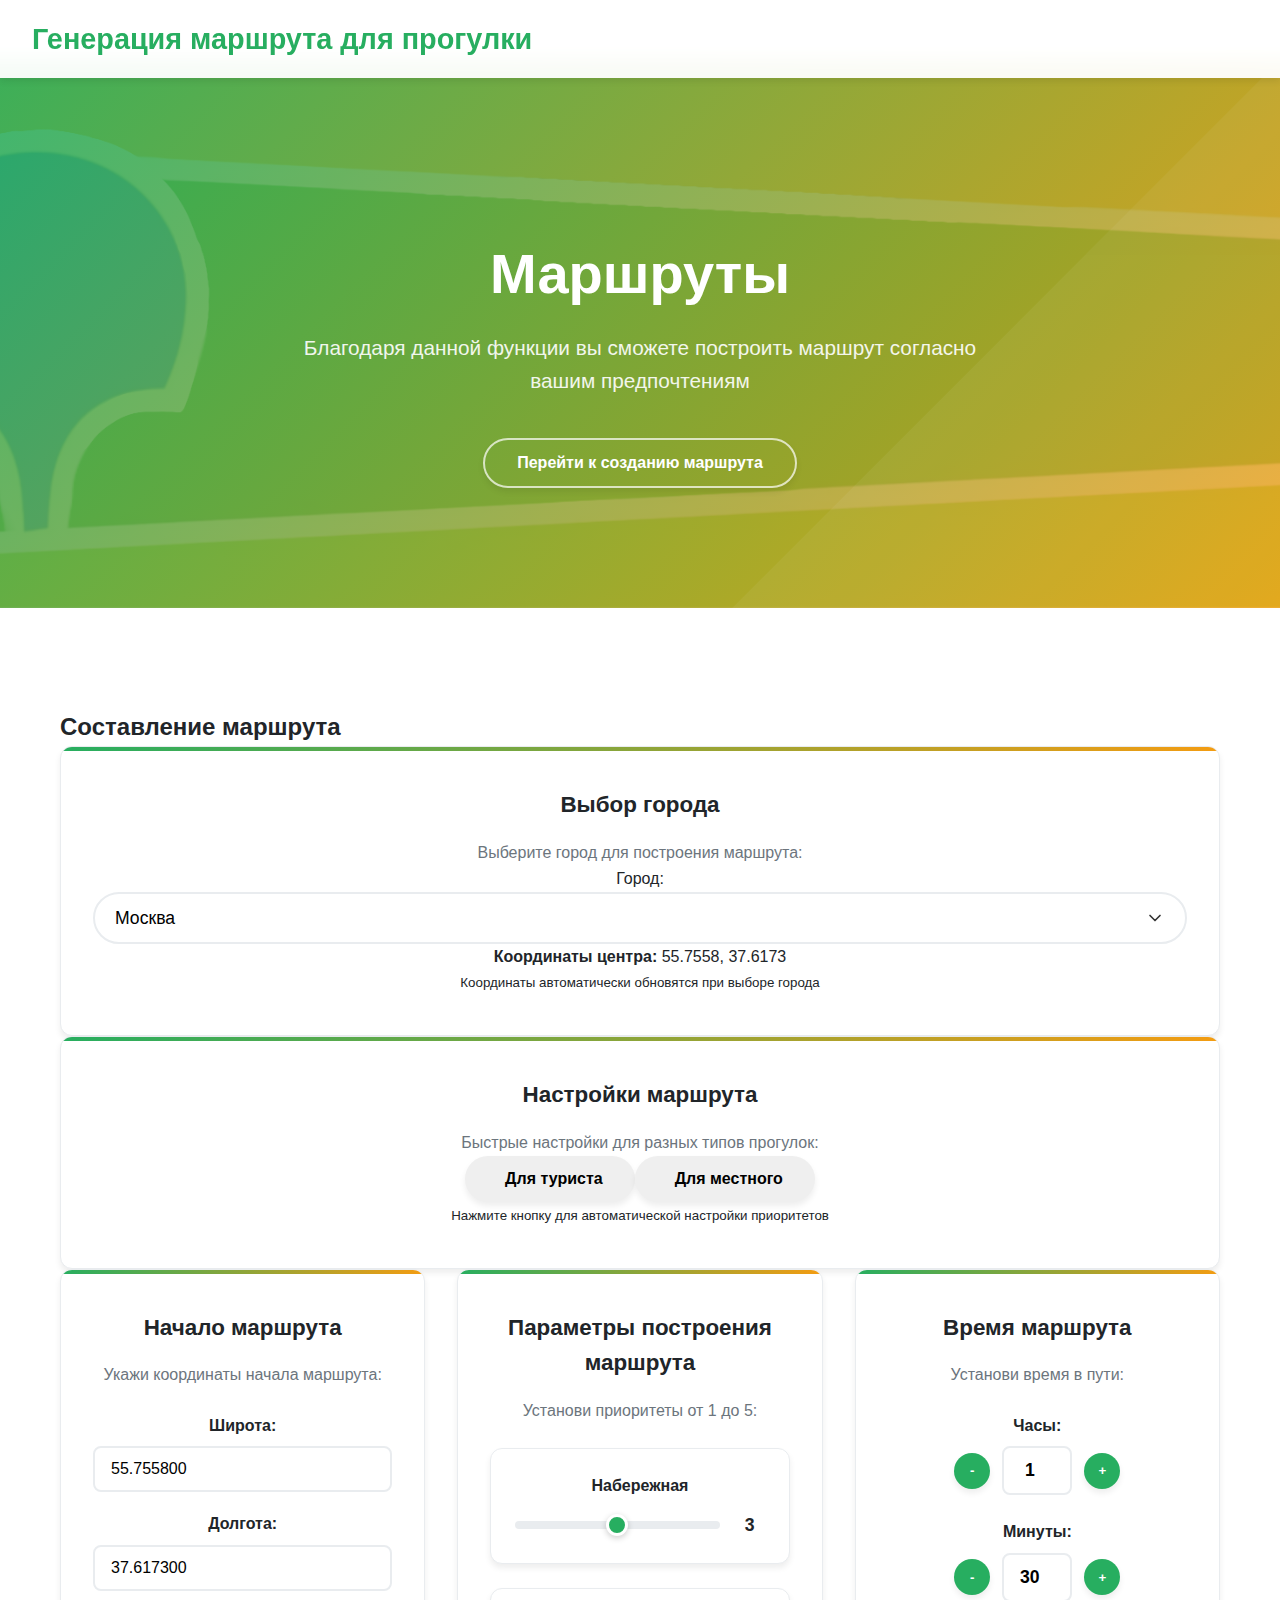
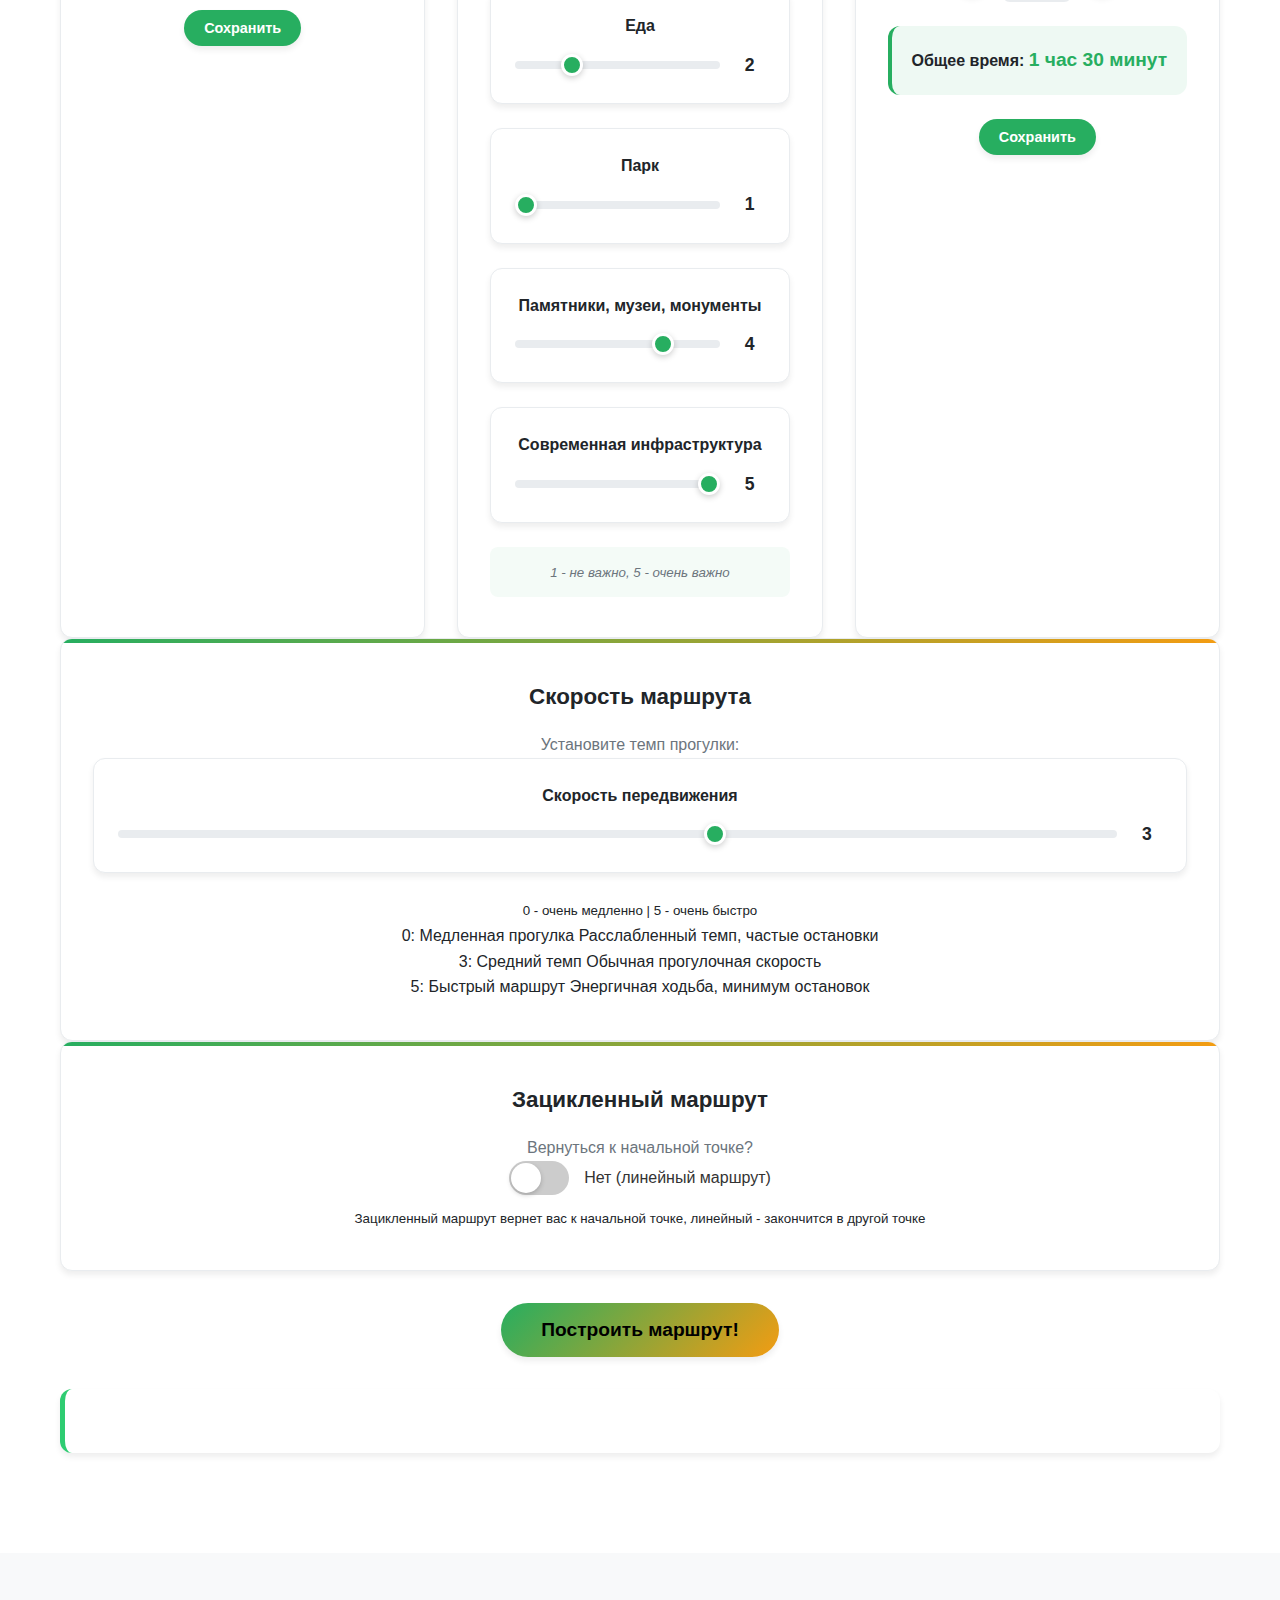
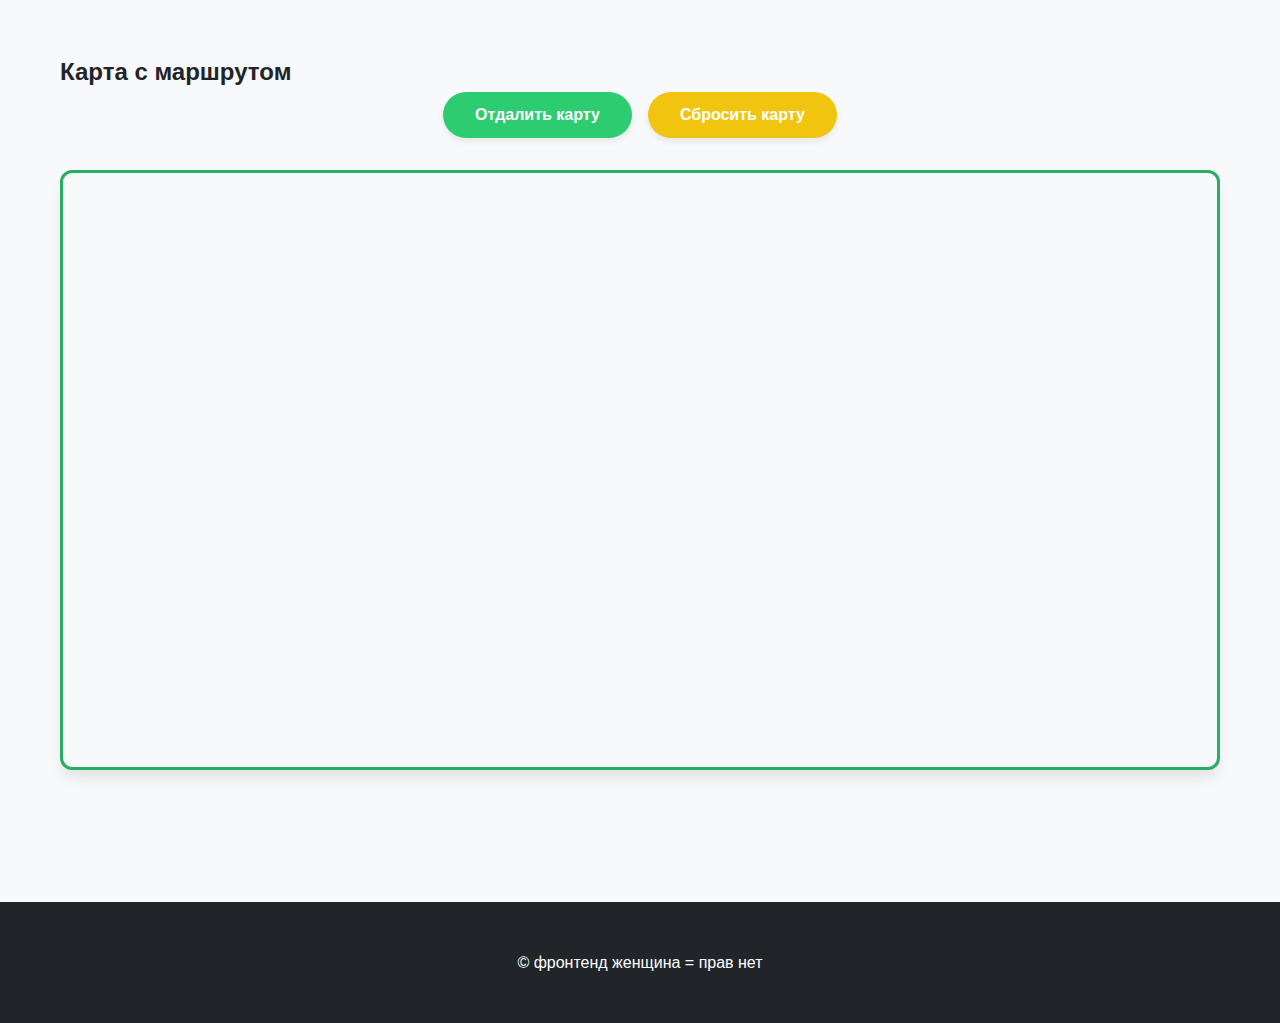
<file: static/index.html>
<!DOCTYPE html>
<html lang="ru">
    <!-- Подключаем данные городов ПЕРВЫМ -->
<script src="cities.js"></script>

<!-- Подключаем основной скрипт ПОСЛЕ данных городов -->
<script src="script.js"></script>
<head>
    <meta charset="UTF-8">
    <meta name="viewport" content="width=device-width, initial-scale=1.0">
    <title>Хакатон</title>
    <link rel="stylesheet" href="style.css">
</head>
<body>
    <header class="header">
        <nav class="nav">
            <div class="nav-brand">Генерация маршрута для прогулки</div>
            <!-- <ul class="nav-menu">
                <li><a href="#about">че-то</a></li>
                <li><a href="#map">карта</a></li>
                <li><a href="#contact">кто</a></li>
            </ul> -->
        </nav>
    </header>

    <main class="main">
        <!-- Герой секция -->
        <section class="hero">
            <div class="container">
                <h1 class="hero-title">Маршруты</h1>
                <p class="hero-subtitle">Благодаря данной функции вы сможете построить маршрут согласно вашим предпочтениям</p>
                <div class="hero-buttons">
                    <!-- <button class="btn btn-primary">Круто!</button> -->
                    <button class="btn btn-secondary">Перейти к созданию маршрута</button>
                </div>
            </div>
        </section>

        <!-- Секция о сервисе -->
        <section id="about" class="section">
            <div class="container">
                <h2>Составление маршрута</h2>
                <div class="feature-card">
                <h3>Выбор города</h3>
                <p>Выберите город для построения маршрута:</p>
                <div class="city-controls">
                    <div class="city-select-group">
                        <label for="city-select">Город:</label>
                        <select id="city-select" class="city-select">
                            <option value="moscow">Москва</option>
                            <option value="saint-petersburg">Санкт-Петербург</option>
                            <option value="novosibirsk">Новосибирск</option>
                            <option value="yekaterinburg">Екатеринбург</option>
                            <option value="kazan">Казань</option>
                            <option value="nizhny-novgorod">Нижний Новгород</option>
                            <option value="chelyabinsk">Челябинск</option>
                            <option value="samara">Самара</option>
                            <option value="omsk">Омск</option>
                            <option value="rostov-on-don">Ростов-на-Дону</option>
                            <option value="ufa">Уфа</option>
                            <option value="krasnoyarsk">Красноярск</option>
                            <option value="voronezh">Воронеж</option>
                            <option value="perm">Пермь</option>
                            <option value="volgograd">Волгоград</option>
                            <option value="krasnodar">Краснодар</option>
                            <option value="saratov">Саратов</option>
                            <option value="tyumen">Тюмень</option>
                            <option value="vladivostok">Владивосток</option>
                            <option value="sochi">Сочи</option>
                            <option value="kaliningrad">Калининград</option>
                            <option value="custom">Другой город</option>
                        </select>
                    </div>
                    
                    <div class="city-coordinates">
                        <div class="coordinates-info">
                            <strong>Координаты центра:</strong>
                            <span id="city-coordinates-display">55.7558, 37.6173</span>
                        </div>
                    </div>
                    <div class="city-description">
                        <small> Координаты автоматически обновятся при выборе города</small>
                    </div>
                </div>
            </div>
            <div class="feature-card">
                <h3>Настройки маршрута</h3>
                <p>Быстрые настройки для разных типов прогулок:</p>
                <div class="quick-presets">
                    <div class="preset-buttons">
                        <button id="tourist-preset" class="btn btn-preset">
                            <span class="preset-icon"></span>
                            Для туриста
                            <!-- <span class="preset-desc">Памятники → Набережная → Еда</span>
                        </button> -->
                        <button id="local-preset" class="btn btn-preset">
                            <span class="preset-icon"></span>
                            Для местного
                            <!-- <span class="preset-desc">Парки → Набережная → Еда</span> -->
                        </button>
                    </div>
                    <div class="preset-description">
                        <small>Нажмите кнопку для автоматической настройки приоритетов</small>
                    </div>
                </div>
            </div>
                <div class="features">
                    <!-- Карточка 1: Координаты -->
                    <div class="feature-card">
                        <h3>Начало маршрута</h3>
                        <p>Укажи координаты начала маршрута:</p>
                        <div class="coordinates-input">
                            <div class="input-group">
                                <label for="latitude">Широта:</label>
                                <input type="text" id="latitude" placeholder="55.7558" value="55.7558">
                            </div>
                            <div class="input-group">
                                <label for="longitude">Долгота:</label>
                                <input type="text" id="longitude" placeholder="37.6173" value="37.6173">
                            </div>
                            <button id="set-coordinates-btn" class="btn btn-small">Сохранить</button>
                        </div>
                    </div>

                    <!-- Карточка 2: Приоритеты с ползунками -->
                    <div class="feature-card">
                        <h3>Параметры построения маршрута</h3>
                        <p>Установи приоритеты от 1 до 5:</p>
                        <div class="priorities-list">
                            <div class="priority-item">
                                <span class="priority-label">Набережная</span>
                                <div class="priority-control">
                                    <input type="range" class="priority-slider" min="1" max="5" value="0" data-priority="walking">
                                    <span class="priority-value">1</span>
                                </div>
                            </div>
                            <div class="priority-item">
                                <span class="priority-label">Еда</span>
                                <div class="priority-control">
                                    <input type="range" class="priority-slider" min="1" max="5" value="0" data-priority="food">
                                    <span class="priority-value">1</span>
                                </div>
                            </div>
                            <div class="priority-item">
                                <span class="priority-label">Парк</span>
                                <div class="priority-control">
                                    <input type="range" class="priority-slider" min="1" max="5" value="0" data-priority="green">
                                    <span class="priority-value">1</span>
                                </div>
                            </div>
                            <div class="priority-item">
                                <span class="priority-label">Памятники, музеи, монументы</span>
                                <div class="priority-control">
                                    <input type="range" class="priority-slider" min="1" max="5" value="0" data-priority="culture">
                                    <span class="priority-value">1</span>
                                </div>
                            </div>
                            <div class="priority-item">
                                <span class="priority-label">Современная инфраструктура</span>
                                <div class="priority-control">
                                    <input type="range" class="priority-slider" min="1" max="5" value="0" data-priority="infrastructure">
                                    <span class="priority-value">1</span>
                                </div>
                            </div>
                        </div>
                        <div class="priority-help">
                            <small> 1 - не важно, 5 - очень важно</small>
                        </div>
                    </div>

                    <!-- Карточка 3: Время -->
                    <div class="feature-card">
                        <h3>Время маршрута</h3>
                        <p>Установи время в пути:</p>
                        <div class="time-controls">
                            <div class="time-input-group">
                                <label for="hours">Часы:</label>
                                <div class="time-input">
                                    <button class="time-btn minus" data-type="hours">-</button>
                                    <input type="number" id="hours" min="0" max="4" value="1">
                                    <button class="time-btn plus" data-type="hours">+</button>
                                </div>
                            </div>
                            <div class="time-input-group">
                                <label for="minutes">Минуты:</label>
                                <div class="time-input">
                                    <button class="time-btn minus" data-type="minutes">-</button>
                                    <input type="number" id="minutes" min="0" max="59" value="30">
                                    <button class="time-btn plus" data-type="minutes">+</button>
                                </div>
                            </div>
                            <div class="time-display">
                                <strong>Общее время: <span id="total-time">1 час 30 минут</span></strong>
                            </div>
                            <button id="apply-time-btn" class="btn btn-small">Сохранить</button>
                        </div>
                    </div>
                </div>
                <!-- Добавьте этот блок после карточки времени маршрута -->
                <div class="feature-card">
                    <h3>Скорость маршрута</h3>
                    <p>Установите темп прогулки:</p>
                    <div class="speed-controls">
                        <div class="priority-item">
                            <span class="priority-label">Скорость передвижения</span>
                            <div class="priority-control">
                                <input type="range" class="priority-slider" min="0" max="5" value="3" data-priority="speed">
                                <span class="priority-value">3</span>
                            </div>
                        </div>
                        <div class="speed-description">
                            <small> 0 - очень медленно | 5 - очень быстро </small>
                        </div>
                        <div class="speed-levels">
                            <div class="speed-level">
                                <span class="speed-label">0: Медленная прогулка</span>
                                <span class="speed-desc">Расслабленный темп, частые остановки</span>
                            </div>
                            <div class="speed-level">
                                <span class="speed-label">3: Средний темп</span>
                                <span class="speed-desc">Обычная прогулочная скорость</span>
                            </div>
                            <div class="speed-level">
                                <span class="speed-label">5: Быстрый маршрут</span>
                                <span class="speed-desc">Энергичная ходьба, минимум остановок</span>
                            </div>
                        </div>
                    </div>
                </div>
                <!-- Добавьте этот блок после карточки скорости маршрута -->

                <div class="feature-card">
                    <h3>Зацикленный маршрут</h3>
                    <p>Вернуться к начальной точке?</p>
                    <div class="loop-controls">
                        <div class="toggle-switch-wrapper">
                            <div class="toggle-switch">
                                <input type="checkbox" id="loop-toggle" class="toggle-input">
                                <label for="loop-toggle" class="toggle-label">
                                    <span class="toggle-handle"></span>
                                </label>
                            </div>
                            <span class="toggle-state-text">Нет (линейный маршрут)</span>
                        </div>
                        <div class="loop-description">
                            <small>Зацикленный маршрут вернет вас к начальной точке, линейный - закончится в другой точке</small>
                        </div>
                    </div>
                </div>
                <!-- Кнопка построения маршрута -->
                <div class="route-actions">
                    <button id="build-route-btn" class="btn btn-large"> Построить маршрут!</button>
                    <div id="route-summary" class="route-summary">
                        <!-- Сюда будет выводиться сводка по маршруту -->
                    </div>
                </div>
            </div>
        </section>

        <!-- Секция с картой -->
        <section id="map" class="section map-section">
            <div class="container">
                <h2>Карта с маршрутом</h2>
                

                <!-- <div id="status" class="status loading">Инициализация карты Москвы...</div> -->
                
                <div class="map-controls">
                    <button id="moscow-places-btn" class="btn btn-info">Отдалить карту</button>
                    <button id="reset-map-btn" class="btn btn-warning">Сбросить карту</button>
                    <!-- ДОБАВЬТЕ ЭТУ КНОПКУ -->
                    <!-- <button id="save-center-marker-btn" class="btn btn-primary">📍 Сохранить центральную метку</button> -->
                </div>
                
                <div id="map-container" class="map-container"></div>
            </div>
        </section>

    <footer class="footer">
        <div class="container">
            <p>&copy; фронтенд женщина = прав нет</p>
        </div>
    </footer>

    <!-- Подключаем API 2GIS -->
    <script src="https://mapgl.2gis.com/api/js/v1"></script>
    <script src="script.js"></script>
</body>
</html>
</file>
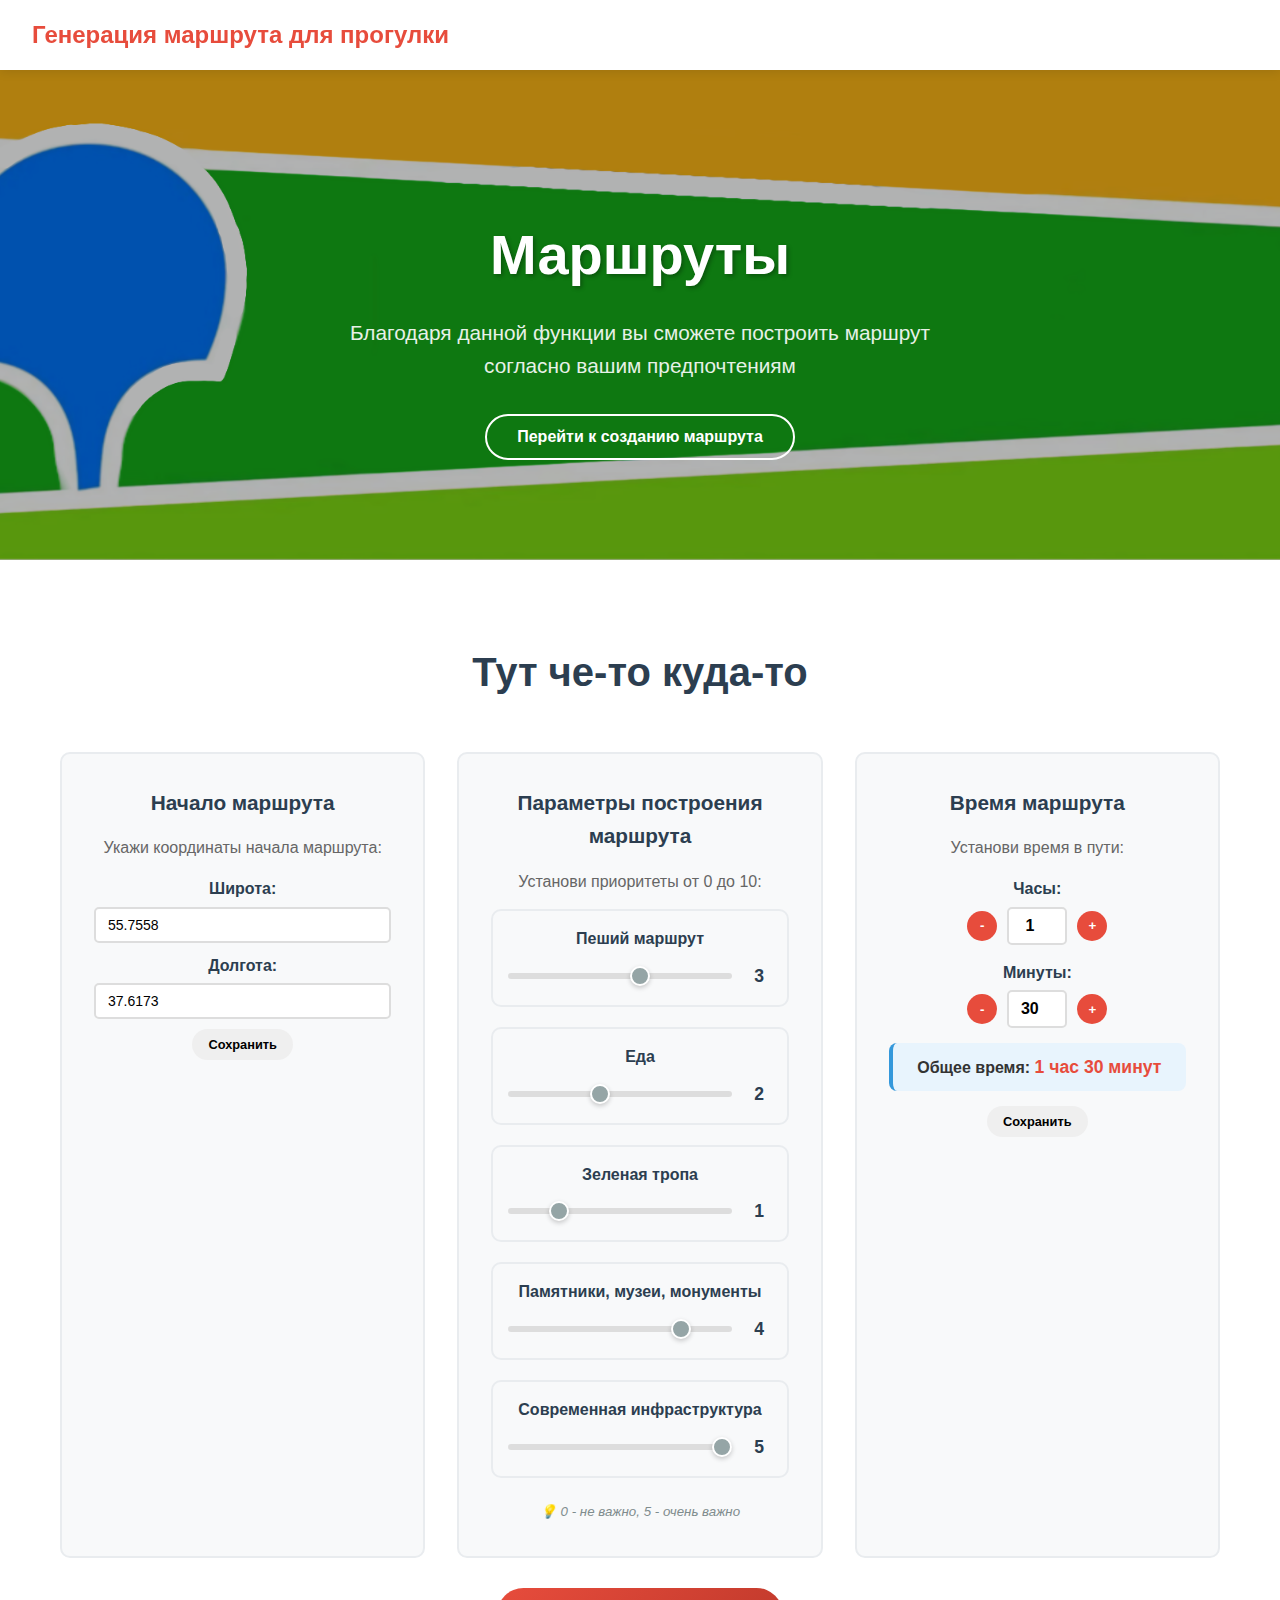
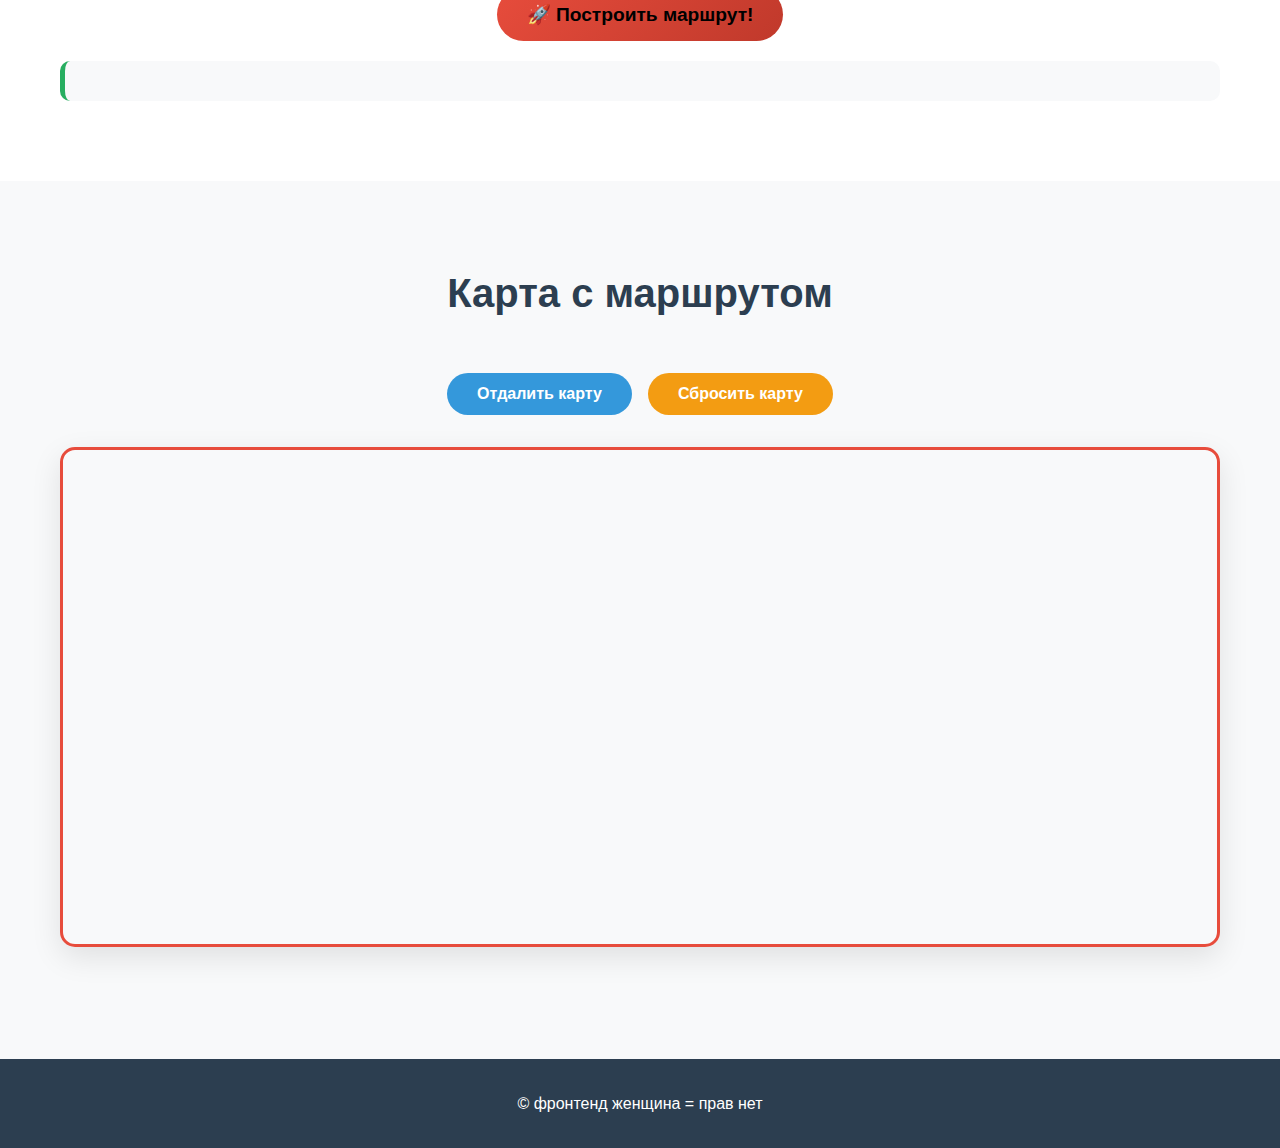
<file: frontend/static/index.html>
<!DOCTYPE html>
<html lang="ru">
<head>
    <meta charset="UTF-8">
    <meta name="viewport" content="width=device-width, initial-scale=1.0">
    <title>Хакатон</title>
    <link rel="stylesheet" href="style.css">
</head>
<body>
    <header class="header">
        <nav class="nav">
            <div class="nav-brand">Генерация маршрута для прогулки</div>
            <!-- <ul class="nav-menu">
                <li><a href="#about">че-то</a></li>
                <li><a href="#map">карта</a></li>
                <li><a href="#contact">кто</a></li>
            </ul> -->
        </nav>
    </header>

    <main class="main">
        <!-- Герой секция -->
        <section class="hero">
            <div class="container">
                <h1 class="hero-title">Маршруты</h1>
                <p class="hero-subtitle">Благодаря данной функции вы сможете построить маршрут согласно вашим предпочтениям</p>
                <div class="hero-buttons">
                    <!-- <button class="btn btn-primary">Круто!</button> -->
                    <button class="btn btn-secondary">Перейти к созданию маршрута</button>
                </div>
            </div>
        </section>

        <!-- Секция о сервисе -->
        <section id="about" class="section">
            <div class="container">
                <h2>Тут че-то куда-то</h2>
                <div class="features">
                    <!-- Карточка 1: Координаты -->
                    <div class="feature-card">
                        <h3>Начало маршрута</h3>
                        <p>Укажи координаты начала маршрута:</p>
                        <div class="coordinates-input">
                            <div class="input-group">
                                <label for="latitude">Широта:</label>
                                <input type="text" id="latitude" placeholder="55.7558" value="55.7558">
                            </div>
                            <div class="input-group">
                                <label for="longitude">Долгота:</label>
                                <input type="text" id="longitude" placeholder="37.6173" value="37.6173">
                            </div>
                            <button id="set-coordinates-btn" class="btn btn-small">Сохранить</button>
                        </div>
                    </div>

                    <!-- Карточка 2: Приоритеты с ползунками -->
                    <div class="feature-card">
                        <h3>Параметры построения маршрута</h3>
                        <p>Установи приоритеты от 0 до 10:</p>
                        <div class="priorities-list">
                            <div class="priority-item">
                                <span class="priority-label">Пеший маршрут</span>
                                <div class="priority-control">
                                    <input type="range" class="priority-slider" min="0" max="5" value="0" data-priority="walking">
                                    <span class="priority-value">0</span>
                                </div>
                            </div>
                            <div class="priority-item">
                                <span class="priority-label">Еда</span>
                                <div class="priority-control">
                                    <input type="range" class="priority-slider" min="0" max="5" value="0" data-priority="food">
                                    <span class="priority-value">0</span>
                                </div>
                            </div>
                            <div class="priority-item">
                                <span class="priority-label">Зеленая тропа</span>
                                <div class="priority-control">
                                    <input type="range" class="priority-slider" min="0" max="5" value="0" data-priority="green">
                                    <span class="priority-value">0</span>
                                </div>
                            </div>
                            <div class="priority-item">
                                <span class="priority-label">Памятники, музеи, монументы</span>
                                <div class="priority-control">
                                    <input type="range" class="priority-slider" min="0" max="5" value="0" data-priority="culture">
                                    <span class="priority-value">0</span>
                                </div>
                            </div>
                            <div class="priority-item">
                                <span class="priority-label">Современная инфраструктура</span>
                                <div class="priority-control">
                                    <input type="range" class="priority-slider" min="0" max="5" value="0" data-priority="infrastructure">
                                    <span class="priority-value">0</span>
                                </div>
                            </div>
                        </div>
                        <div class="priority-help">
                            <small>💡 0 - не важно, 5 - очень важно</small>
                        </div>
                    </div>

                    <!-- Карточка 3: Время -->
                    <div class="feature-card">
                        <h3>Время маршрута</h3>
                        <p>Установи время в пути:</p>
                        <div class="time-controls">
                            <div class="time-input-group">
                                <label for="hours">Часы:</label>
                                <div class="time-input">
                                    <button class="time-btn minus" data-type="hours">-</button>
                                    <input type="number" id="hours" min="0" max="23" value="1">
                                    <button class="time-btn plus" data-type="hours">+</button>
                                </div>
                            </div>
                            <div class="time-input-group">
                                <label for="minutes">Минуты:</label>
                                <div class="time-input">
                                    <button class="time-btn minus" data-type="minutes">-</button>
                                    <input type="number" id="minutes" min="0" max="59" value="30">
                                    <button class="time-btn plus" data-type="minutes">+</button>
                                </div>
                            </div>
                            <div class="time-display">
                                <strong>Общее время: <span id="total-time">1 час 30 минут</span></strong>
                            </div>
                            <button id="apply-time-btn" class="btn btn-small">Сохранить</button>
                        </div>
                    </div>
                </div>

                <!-- Кнопка построения маршрута -->
                <div class="route-actions">
                    <button id="build-route-btn" class="btn btn-large">🚀 Построить маршрут!</button>
                    <div id="route-summary" class="route-summary">
                        <!-- Сюда будет выводиться сводка по маршруту -->
                    </div>
                </div>
            </div>
        </section>

        <!-- Секция с картой -->
        <section id="map" class="section map-section">
            <div class="container">
                <h2>Карта с маршрутом</h2>
                <!-- <p class="map-description">Карта с маршрутом</p> -->
                
                <!-- <div class="key-info">
                    <strong>API ключ:</strong> f416cc08-f627-4ac9-8709-aa1a86b0a7d4
                </div>
                
                <div id="status" class="status loading">Инициализация карты Москвы...</div> -->
                
                <div class="map-controls">
                    <!-- <button id="add-marker-btn" class="btn btn-primary">Добавить маркер</button> -->
                    <!-- <button id="find-cafe-btn" class="btn btn-secondary">Найти кафе</button> -->
                    <button id="moscow-places-btn" class="btn btn-info">Отдалить карту</button>
                    <button id="reset-map-btn" class="btn btn-warning">Сбросить карту</button>
                </div>
                
                <div id="map-container" class="map-container"></div>
            </div>
        </section>
    </main>

    <footer class="footer">
        <div class="container">
            <p>&copy; фронтенд женщина = прав нет</p>
        </div>
    </footer>

    <!-- Подключаем API 2GIS -->
    <script src="https://mapgl.2gis.com/api/js/v1"></script>
    <script src="script.js"></script>
</body>
</html>
</file>
<file: static/style.css>
/* ===== CSS ПЕРЕМЕННЫЕ (ЦВЕТА И НАСТРОЙКИ) ===== */
:root {
    /* Основные цвета - зеленые и желтые оттенки */
    --primary: #27ae60;        /* Основной зеленый цвет */
    --primary-dark: #219653;   /* Темный вариант основного цвета */
    --secondary: #f39c12;      /* Вторичный желтый цвет */
    --accent: #e67e22;         /* Акцентный оранжевый цвет */
    --success: #2ecc71;        /* Цвет успеха - ярко-зеленый */
    --warning: #f1c40f;        /* Цвет предупреждения - золотой */
    --danger: #e74c3c;         /* Цвет ошибки - красный */
    
    /* Нейтральные цвета */
    --light: #f8f9fa;          /* Светлый фон */
    --dark: #212529;           /* Темный текст */
    --gray: #6c757d;           /* Серый текст */
    --gray-light: #e9ecef;     /* Светло-серый бордер */
    
    /* Настройки оформления */
    --border-radius: 12px;     /* Радиус скругления углов */
    --shadow: 0 4px 6px rgba(0, 0, 0, 0.07); /* Тень по умолчанию */
    --shadow-lg: 0 10px 15px -3px rgba(0, 0, 0, 0.1); /* Большая тень */
    --transition: all 0.3s cubic-bezier(0.4, 0, 0.2, 1); /* Плавные переходы */
}

/* ===== СБРОС СТИЛЕЙ ===== */
* {
    margin: 0;
    padding: 0;
    box-sizing: border-box;
}

/* ===== ОСНОВНЫЕ СТИЛИ СТРАНИЦЫ ===== */
body {
    font-family: 'Inter', 'Segoe UI', Tahoma, Geneva, Verdana, sans-serif;
    line-height: 1.6;
    color: var(--dark);
    background: #fff;
    font-size: 16px;
}

.container {
    max-width: 1200px;
    margin: 0 auto;
    padding: 0 20px;
}

/* ===== ШАПКА САЙТА (HEADER) ===== */
.header {
    background: #fff;
    box-shadow: var(--shadow);
    position: fixed;
    width: 100%;
    top: 0;
    z-index: 1000;
    backdrop-filter: blur(10px);
    background-color: rgba(255, 255, 255, 0.95);
}

.nav {
    display: flex;
    justify-content: space-between;
    align-items: center;
    padding: 1rem 2rem;
}

/* Логотип/бренд */
.nav-brand {
    font-size: 1.8rem;
    font-weight: 700;
    color: var(--primary); /* Зеленый */
    display: flex;
    align-items: center;
    gap: 8px;
}

.nav-brand::before {
    font-size: 1.5rem;
}

/* Навигационное меню */
.nav-menu {
    display: flex;
    list-style: none;
    gap: 2rem;
}

.nav-menu a {
    text-decoration: none;
    color: var(--dark);
    font-weight: 500;
    transition: var(--transition);
    position: relative;
    padding: 8px 0;
}

.nav-menu a::after {
    content: '';
    position: absolute;
    bottom: 0;
    left: 0;
    width: 0;
    height: 2px;
    background: var(--primary); /* Зеленый */
    transition: var(--transition);
}

.nav-menu a:hover {
    color: var(--primary); /* Зеленый */
}

.nav-menu a:hover::after {
    width: 100%;
}

/* ===== ГЛАВНЫЙ БАННЕР (HERO SECTION) ===== */
.hero {
    background: linear-gradient(135deg, rgba(39, 174, 96, 0.9) 0%, rgba(243, 156, 18, 0.85) 100%), url('logo.png') center/cover no-repeat;
    color: white;
    padding: 180px 0 120px;
    text-align: center;
    margin-top: 60px;
    position: relative;
    overflow: hidden;
}

.hero::before {
    content: '';
    position: absolute;
    top: 0;
    left: 0;
    right: 0;
    bottom: 0;
    background: url('data:image/svg+xml,<svg xmlns="http://www.w3.org/2000/svg" viewBox="0 0 1000 1000" opacity="0.05"><polygon fill="white" points="0,1000 1000,0 1000,1000"/></svg>');
    background-size: cover;
    z-index: 1;
}

.hero > * {
    position: relative;
    z-index: 2;
}

.hero-title {
    font-size: 3.5rem;
    margin-bottom: 1.5rem;
    font-weight: 800;
    line-height: 1.2;
}

.hero-subtitle {
    font-size: 1.3rem;
    margin-bottom: 2.5rem;
    max-width: 700px;
    margin-left: auto;
    margin-right: auto;
    opacity: 0.9;
    font-weight: 400;
}

.hero-buttons {
    display: flex;
    gap: 1rem;
    justify-content: center;
    flex-wrap: wrap;
}

/* ===== СТИЛИ КНОПОК (BUTTONS) ===== */
.btn {
    padding: 14px 32px;
    border: none;
    border-radius: 50px;
    font-size: 1rem;
    font-weight: 600;
    cursor: pointer;
    transition: var(--transition);
    text-decoration: none;
    display: inline-flex;
    align-items: center;
    justify-content: center;
    gap: 8px;
    box-shadow: var(--shadow);
    position: relative;
    overflow: hidden;
}

.btn::before {
    content: '';
    position: absolute;
    top: 0;
    left: -100%;
    width: 100%;
    height: 100%;
    background: linear-gradient(90deg, transparent, rgba(255,255,255,0.2), transparent);
    transition: left 0.5s;
}

.btn:hover::before {
    left: 100%;
}

/* Основная кнопка */
.btn-primary {
    background: var(--primary); /* Зеленый */
    color: white;
}

.btn-primary:hover {
    background: var(--primary-dark); /* Темно-зеленый */
    transform: translateY(-3px);
    box-shadow: var(--shadow-lg);
}

/* Вторичная кнопка */
.btn-secondary {
    background: transparent;
    color: white;
    border: 2px solid rgba(255, 255, 255, 0.7);
}

.btn-secondary:hover {
    background: white;
    color: var(--primary); /* Зеленый */
    border-color: white;
    transform: translateY(-3px);
    box-shadow: var(--shadow-lg);
}

/* Кнопка предупреждения */
.btn-warning {
    background: var(--warning); /* Золотой */
    color: white;
}

.btn-warning:hover {
    background: #d4ac0d;
    transform: translateY(-3px);
    box-shadow: var(--shadow-lg);
}

/* Информационная кнопка */
.btn-info {
    background: var(--success); /* Ярко-зеленый */
    color: white;
}

.btn-info:hover {
    background: #27ae60;
    transform: translateY(-3px);
    box-shadow: var(--shadow-lg);
}

/* Маленькая кнопка */
.btn-small {
    padding: 10px 20px;
    background-color: var(--primary); /* Зеленый */
    color: white;
    font-size: 0.9rem;
}

.btn-small:hover {
    background-color: var(--primary-dark);
    transform: translateY(-2px);
}

/* Большая кнопка */
.btn-large {
    padding: 16px 40px;
    font-size: 1.2rem;
    background: linear-gradient(135deg, var(--primary), var(--secondary)); /* Зеленый к желтому */
    font-weight: 700;
}

.btn-large:hover {
    background: linear-gradient(135deg, var(--primary-dark), #e67e22);
    transform: translateY(-3px);
    box-shadow: var(--shadow-lg);
}

/* ===== СЕКЦИИ СОДЕРЖИМОГО ===== */
.section {
    padding: 100px 0;
}

.section-title {
    text-align: center;
    font-size: 2.5rem;
    margin-bottom: 1rem;
    color: var(--dark);
    font-weight: 700;
}

.section-subtitle {
    text-align: center;
    font-size: 1.2rem;
    margin-bottom: 3rem;
    color: var(--gray);
    max-width: 700px;
    margin-left: auto;
    margin-right: auto;
}

/* ===== КАРТОЧКИ ФИЧЕЙ (FEATURE CARDS) ===== */
.features {
    display: grid;
    grid-template-columns: repeat(auto-fit, minmax(300px, 1fr));
    gap: 2rem;
}

.feature-card {
    background: white;
    padding: 2.5rem 2rem;
    border-radius: var(--border-radius);
    text-align: center;
    transition: var(--transition);
    box-shadow: var(--shadow);
    border: 1px solid var(--gray-light);
    position: relative;
    overflow: hidden;
}

.feature-card::before {
    content: '';
    position: absolute;
    top: 0;
    left: 0;
    width: 100%;
    height: 4px;
    background: linear-gradient(90deg, var(--primary), var(--secondary)); /* Зеленый к желтому */
}

.feature-card:hover {
    transform: translateY(-10px);
    box-shadow: var(--shadow-lg);
}

.feature-card h3 {
    color: var(--dark);
    margin-bottom: 1rem;
    font-size: 1.4rem;
    font-weight: 600;
}

.feature-card p {
    color: var(--gray);
    line-height: 1.7;
}

/* ===== СЕКЦИЯ ПОСТРОЕНИЯ МАРШРУТА ===== */
.route-section {
    background: var(--light);
    border-radius: var(--border-radius);
    padding: 2.5rem;
    margin-top: 2rem;
    box-shadow: var(--shadow);
}

.route-title {
    font-size: 1.8rem;
    margin-bottom: 1.5rem;
    color: var(--dark);
    font-weight: 600;
}

/* Группы ввода координат */
.coordinates-input {
    margin-top: 1.5rem;
}

.input-group {
    margin-bottom: 1.2rem;
}

.input-group label {
    display: block;
    margin-bottom: 8px;
    font-weight: 600;
    color: var(--dark);
}

.input-group input {
    width: 100%;
    padding: 12px 16px;
    border: 2px solid var(--gray-light);
    border-radius: 8px;
    font-size: 1rem;
    transition: var(--transition);
    font-family: inherit;
}

.input-group input:focus {
    border-color: var(--primary); /* Зеленый */
    outline: none;
    box-shadow: 0 0 0 3px rgba(39, 174, 96, 0.1);
}

/* ===== ПРИОРИТЕТЫ С ПОЛЗУНКАМИ ===== */
.priorities-list {
    margin-top: 1.5rem;
}

.priority-item {
    margin-bottom: 1.5rem;
    padding: 1.5rem;
    background: white;
    border-radius: var(--border-radius);
    border: 1px solid var(--gray-light);
    transition: var(--transition);
    box-shadow: var(--shadow);
}

.priority-item:hover {
    border-color: var(--primary); /* Зеленый */
    box-shadow: 0 5px 15px rgba(0,0,0,0.08);
}

.priority-label {
    display: block;
    font-weight: 600;
    color: var(--dark);
    margin-bottom: 12px;
    font-size: 1rem;
}

.priority-control {
    display: flex;
    align-items: center;
    gap: 15px;
}

.priority-slider {
    flex: 1;
    height: 8px;
    border-radius: 4px;
    background: var(--gray-light);
    outline: none;
    -webkit-appearance: none;
    transition: var(--transition);
}

.priority-slider::-webkit-slider-thumb {
    -webkit-appearance: none;
    width: 22px;
    height: 22px;
    border-radius: 50%;
    background: var(--primary); /* Зеленый */
    cursor: pointer;
    border: 3px solid white;
    box-shadow: 0 2px 6px rgba(0,0,0,0.2);
    transition: var(--transition);
}

.priority-slider::-moz-range-thumb {
    width: 22px;
    height: 22px;
    border-radius: 50%;
    background: var(--primary); /* Зеленый */
    cursor: pointer;
    border: 3px solid white;
    box-shadow: 0 2px 6px rgba(0,0,0,0.2);
}

.priority-slider:hover::-webkit-slider-thumb {
    transform: scale(1.1);
    background: var(--primary-dark); /* Темно-зеленый */
}

.priority-value {
    font-weight: 700;
    color: var(--dark);
    min-width: 30px;
    text-align: center;
    font-size: 1.1rem;
}

.priority-help {
    margin-top: 1.5rem;
    text-align: center;
    color: var(--gray);
    font-style: italic;
    padding: 12px;
    background: rgba(39, 174, 96, 0.05);
    border-radius: 8px;
}

/* ===== КОНТРОЛЫ ВРЕМЕНИ ===== */
.time-controls {
    margin-top: 1.5rem;
}

.time-input-group {
    margin-bottom: 1.5rem;
}

.time-input-group label {
    display: block;
    margin-bottom: 8px;
    font-weight: 600;
    color: var(--dark);
}

.time-input {
    display: flex;
    align-items: center;
    gap: 12px;
    justify-content: center;
}

.time-input input {
    width: 70px;
    padding: 12px;
    border: 2px solid var(--gray-light);
    border-radius: 8px;
    text-align: center;
    font-size: 1.1rem;
    font-weight: 600;
    transition: var(--transition);
}

.time-input input:focus {
    border-color: var(--primary); /* Зеленый */
    outline: none;
    box-shadow: 0 0 0 3px rgba(39, 174, 96, 0.1);
}

.time-btn {
    background: var(--primary); /* Зеленый */
    color: white;
    border: none;
    width: 36px;
    height: 36px;
    border-radius: 50%;
    cursor: pointer;
    font-weight: bold;
    display: flex;
    align-items: center;
    justify-content: center;
    transition: var(--transition);
    box-shadow: var(--shadow);
}

.time-btn:hover {
    background: var(--primary-dark); /* Темно-зеленый */
    transform: scale(1.1);
}

.time-display {
    margin: 1.5rem 0;
    padding: 1.2rem;
    background: rgba(39, 174, 96, 0.08);
    border-radius: var(--border-radius);
    text-align: center;
    border-left: 4px solid var(--primary); /* Зеленый */
}

#total-time {
    color: var(--primary); /* Зеленый */
    font-size: 1.2rem;
    font-weight: 700;
}

/* ===== ДЕЙСТВИЯ С МАРШРУТОМ ===== */
.route-actions {
    margin-top: 2rem;
    text-align: center;
}

.route-summary {
    margin-top: 2rem;
    padding: 2rem;
    background: white;
    border-radius: var(--border-radius);
    border-left: 5px solid var(--success); /* Ярко-зеленый */
    text-align: left;
    box-shadow: var(--shadow);
}

.route-summary h4 {
    color: var(--dark);
    margin-bottom: 1rem;
    font-size: 1.3rem;
    font-weight: 600;
}

.route-summary-item {
    margin: 8px 0;
    padding: 8px 0;
    border-bottom: 1px solid var(--gray-light);
    display: flex;
    justify-content: space-between;
}

.route-summary-item:last-child {
    border-bottom: none;
}

/* ===== СЕКЦИЯ КАРТЫ ===== */
.map-section {
    background: var(--light);
}

.map-description {
    text-align: center;
    font-size: 1.1rem;
    color: var(--gray);
    margin-bottom: 1.5rem;
}

.key-info {
    background: rgba(39, 174, 96, 0.08);
    padding: 1.2rem 1.5rem;
    border-radius: var(--border-radius);
    margin: 1.5rem auto;
    font-family: 'Courier New', monospace;
    word-break: break-all;
    text-align: center;
    max-width: 700px;
    border: 2px solid var(--primary); /* Зеленый */
    box-shadow: var(--shadow);
}

.status {
    padding: 1.2rem 1.5rem;
    margin: 1.5rem auto;
    border-radius: var(--border-radius);
    text-align: center;
    font-weight: 600;
    max-width: 700px;
    box-shadow: var(--shadow);
}

.loading { 
    background: #fff3cd; 
    color: #856404; 
    border-left: 5px solid #ffc107; 
}

.error { 
    background: #f8d7da; 
    color: #721c24; 
    border-left: 5px solid #dc3545; 
}

.success { 
    background: #d4edda; 
    color: #155724; 
    border-left: 5px solid #28a745; 
}

.map-container {
    height: 600px;
    width: 100%;
    margin: 0 auto;
    border-radius: var(--border-radius);
    overflow: hidden;
    box-shadow: var(--shadow-lg);
    margin-bottom: 2rem;
    border: 3px solid var(--primary); /* Зеленый */
    box-sizing: border-box;
}

.map-controls {
    display: flex;
    gap: 1rem;
    justify-content: center;
    flex-wrap: wrap;
    margin-bottom: 2rem;
}

/* ===== ПОДВАЛ САЙТА (FOOTER) ===== */
.footer {
    background: var(--dark);
    color: white;
    text-align: center;
    padding: 3rem 0;
}

.footer-content {
    display: flex;
    flex-direction: column;
    align-items: center;
    gap: 1.5rem;
}

.footer-links {
    display: flex;
    gap: 2rem;
    flex-wrap: wrap;
    justify-content: center;
}

.footer-links a {
    color: var(--gray-light);
    text-decoration: none;
    transition: var(--transition);
}

.footer-links a:hover {
    color: white;
}

.copyright {
    color: var(--gray);
    font-size: 0.9rem;
}

/* ===== АДАПТИВНОСТЬ ДЛЯ МОБИЛЬНЫХ УСТРОЙСТВ ===== */
@media (max-width: 768px) {
    .nav {
        flex-direction: column;
        gap: 1rem;
        padding: 1rem;
    }

    .nav-menu {
        gap: 1rem;
        flex-wrap: wrap;
        justify-content: center;
    }

    .hero {
        padding: 140px 0 80px;
    }

    .hero-title {
        font-size: 2.5rem;
    }

    .hero-subtitle {
        font-size: 1.1rem;
        padding: 0 1rem;
    }

    .hero-buttons {
        flex-direction: column;
        align-items: center;
    }

    .btn {
        width: 100%;
        max-width: 280px;
    }

    .section {
        padding: 60px 0;
    }

    .section-title {
        font-size: 2rem;
    }

    .section-subtitle {
        font-size: 1.1rem;
        padding: 0 1rem;
    }

    .route-section {
        padding: 1.5rem;
    }

    .map-container {
        height: 400px;
    }

    .map-controls {
        flex-direction: column;
        align-items: center;
    }
    
    .key-info {
        font-size: 0.9rem;
        padding: 1rem;
        margin: 1rem;
    }
    
    .priority-control {
        flex-direction: column;
        gap: 12px;
    }
    
    .priority-value {
        order: -1;
    }
    
    .time-input {
        flex-direction: column;
        gap: 8px;
    }
    
    .btn-large {
        width: 100%;
        font-size: 1.1rem;
    }
    
    .features {
        grid-template-columns: 1fr;
    }
    
    .feature-card {
        padding: 2rem 1.5rem;
    }
}

/* ===== ДОПОЛНИТЕЛЬНЫЕ ЭЛЕМЕНТЫ ИНТЕРФЕЙСА ===== */

/* Выпадающий список городов */
.city-select {
    width: 100%;
    padding: 14px 20px;
    border: 2px solid var(--gray-light);
    border-radius: 50px;
    font-size: 1.1rem;
    background: white;
    cursor: pointer;
    transition: var(--transition);
    appearance: none;
    -webkit-appearance: none;
    -moz-appearance: none;
    background-image: url("data:image/svg+xml;charset=UTF-8,%3csvg xmlns='http://www.w3.org/2000/svg' viewBox='0 0 24 24' fill='none' stroke='%23333' stroke-width='2' stroke-linecap='round' stroke-linejoin='round'%3e%3cpolyline points='6 9 12 15 18 9'%3e%3c/polyline%3e%3c/svg%3e");
    background-repeat: no-repeat;
    background-position: right 20px center;
    background-size: 20px;
    font-weight: 500;
}

.city-select:focus {
    border-color: var(--primary); /* Зеленый */
    outline: none;
    box-shadow: 0 0 0 3px rgba(39, 174, 96, 0.1);
}

/* ===== АНИМАЦИИ ===== */
@keyframes fadeIn {
    from { opacity: 0; transform: translateY(20px); }
    to { opacity: 1; transform: translateY(0); }
}

.feature-card, .route-section, .map-container {
    animation: fadeIn 0.5s ease-out;
}

/* ===== ВСПЛЫВАЮЩИЕ ОКНА ДЛЯ МАРКЕРОВ ===== */
.point-popup {
    font-family: 'Inter', sans-serif;
    max-width: 280px;
    padding: 1rem;
    background: white;
    border-radius: var(--border-radius);
    box-shadow: var(--shadow-lg);
    border: 1px solid var(--gray-light);
}

.point-header {
    display: flex;
    align-items: flex-start;
    gap: 10px;
    margin-bottom: 8px;
}

.point-icon {
    font-size: 1.4em;
    flex-shrink: 0;
    color: var(--primary); /* Зеленый */
}

.point-name {
    margin: 0 0 4px 0;
    font-size: 1.1em;
    color: var(--dark);
    font-weight: 700;
    line-height: 1.2;
}

.point-type {
    background: var(--primary); /* Зеленый */
    color: white;
    padding: 4px 10px;
    border-radius: 20px;
    font-size: 0.75em;
    display: inline-block;
}

.point-address {
    font-size: 0.85em;
    color: var(--gray);
    margin-bottom: 8px;
    line-height: 1.3;
}

.point-description {
    font-size: 0.9em;
    color: #555;
    line-height: 1.4;
    margin-bottom: 10px;
}

.point-rating {
    display: flex;
    justify-content: space-between;
    align-items: center;
    margin-bottom: 8px;
    padding: 8px 0;
    border-top: 1px solid var(--gray-light);
}

.rating-stars {
    font-size: 1em;
    letter-spacing: 1px;
    color: #ffc107;
}

.rating-value {
    font-weight: bold;
    color: var(--primary); /* Зеленый */
    font-size: 0.9em;
}

.point-meta {
    display: flex;
    justify-content: space-between;
    font-size: 0.75em;
    color: var(--gray);
    border-top: 1px solid var(--gray-light);
    padding-top: 6px;
}

.point-id {
    font-weight: bold;
}

.point-source {
    font-style: italic;
}

/* ===== ПЕРЕКЛЮЧАТЕЛЬ ===== */
.toggle-switch-wrapper {
    display: flex;
    align-items: center;
    justify-content: center;
    gap: 15px;
    width: 100%;
    text-align: center;
}

.toggle-switch {
    position: relative;
    display: inline-block;
    width: 60px;
    height: 34px;
}

.toggle-input {
    display: none;
}

.toggle-label {
    position: absolute;
    top: 0;
    left: 0;
    width: 60px;
    height: 34px;
    background-color: #ccc;
    border-radius: 34px;
    cursor: pointer;
    transition: all 0.3s ease;
}

.toggle-input:checked + .toggle-label {
    background-color: var(--primary); /* Зеленый */
}

.toggle-handle {
    position: absolute;
    top: 2px;
    left: 2px;
    width: 30px;
    height: 30px;
    background-color: white;
    border-radius: 50%;
    transition: all 0.3s ease;
    box-shadow: 0 2px 5px rgba(0,0,0,0.2);
}

.toggle-input:checked + .toggle-label .toggle-handle {
    transform: translateX(26px);
}

.toggle-state-text {
    font-weight: 500;
    color: #333;
    transition: color 0.3s ease;
    min-width: 180px;
    text-align: center;
}

.toggle-input:checked ~ .toggle-state-text {
    color: var(--primary); /* Зеленый */
}

/* Если нужно центрировать всю карточку */
.feature-card {
    text-align: center;
}

.loop-controls {
    display: flex;
    flex-direction: column;
    align-items: center;
    gap: 10px;
}
</file>
<file: frontend/static/style.css>
/* Сброс стилей */
* {
    margin: 0;
    padding: 0;
    box-sizing: border-box;
}

/* Основные стили */
body {
    font-family: 'Arial', sans-serif;
    line-height: 1.6;
    color: #333;
    background: #fff;
}

.container {
    max-width: 1200px;
    margin: 0 auto;
    padding: 0 20px;
}

/* Хедер */
.header {
    background: #fff;
    box-shadow: 0 2px 10px rgba(0,0,0,0.1);
    position: fixed;
    width: 100%;
    top: 0;
    z-index: 1000;
}

.nav {
    display: flex;
    justify-content: space-between;
    align-items: center;
    padding: 1rem 2rem;
}

.nav-brand {
    font-size: 1.5rem;
    font-weight: bold;
    color: #e74c3c;
}

.nav-menu {
    display: flex;
    list-style: none;
    gap: 2rem;
}

.nav-menu a {
    text-decoration: none;
    color: #333;
    font-weight: 500;
    transition: color 0.3s;
}

.nav-menu a:hover {
    color: #e74c3c;
}

/* Герой секция */

.hero {
    background: url('logo.png') center/cover no-repeat;
    color: white;
    padding: 150px 0 100px;
    text-align: center;
    margin-top: 60px;
    position: relative;
}

/* Если нужно добавить затемнение для лучшей читаемости текста */
.hero::before {
    content: '';
    position: absolute;
    top: 0;
    left: 0;
    right: 0;
    bottom: 0;
    background: rgba(0, 0, 0, 0.3); /* Затемнение фона */
    z-index: 1;
}

/* Чтобы текст был поверх затемнения */
.hero > * {
    position: relative;
    z-index: 2;
}

.hero-title {
    font-size: 3.5rem;
    margin-bottom: 1rem;
    font-weight: 700;
    text-shadow: 2px 2px 4px rgba(0,0,0,0.3);
}

.hero-subtitle {
    font-size: 1.3rem;
    margin-bottom: 2rem;
    max-width: 600px;
    margin-left: auto;
    margin-right: auto;
    opacity: 0.9;
}

.hero-buttons {
    display: flex;
    gap: 1rem;
    justify-content: center;
    flex-wrap: wrap;
}

/* Кнопки */
.btn {
    padding: 12px 30px;
    border: none;
    border-radius: 50px;
    font-size: 1rem;
    font-weight: 600;
    cursor: pointer;
    transition: all 0.3s ease;
    text-decoration: none;
    display: inline-block;
}

.btn-primary {
    background: #e74c3c;
    color: white;
}

.btn-primary:hover {
    background: #c0392b;
    transform: translateY(-2px);
}

.btn-secondary {
    background: transparent;
    color: white;
    border: 2px solid white;
}

.btn-secondary:hover {
    background: white;
    color: #667eea;
}

.btn-warning {
    background: #f39c12;
    color: white;
}

.btn-warning:hover {
    background: #e67e22;
    transform: translateY(-2px);
}

.btn-info {
    background: #3498db;
    color: white;
}

.btn-info:hover {
    background: #2980b9;
    transform: translateY(-2px);
}

.btn-small {
    padding: 8px 16px;
    font-size: 0.8rem;
}

.btn-large {
    padding: 15px 30px;
    font-size: 1.2rem;
    background: linear-gradient(135deg, #e74c3c, #c0392b);
}

/* Секции */
.section {
    padding: 80px 0;
}

.section h2 {
    text-align: center;
    font-size: 2.5rem;
    margin-bottom: 3rem;
    color: #2c3e50;
}

/* Карточки */
.features {
    display: grid;
    grid-template-columns: repeat(auto-fit, minmax(300px, 1fr));
    gap: 2rem;
}

.feature-card {
    background: #f8f9fa;
    padding: 2rem;
    border-radius: 10px;
    text-align: center;
    transition: transform 0.3s ease;
    border: 2px solid #e9ecef;
}

.feature-card:hover {
    transform: translateY(-5px);
    border-color: #e74c3c;
}

.feature-card h3 {
    color: #2c3e50;
    margin-bottom: 1rem;
    font-size: 1.3rem;
}

.feature-card p {
    color: #666;
    line-height: 1.6;
}

/* ===== СТИЛИ ДЛЯ СЕКЦИИ МАРШРУТА ===== */

/* Координаты */
.coordinates-input {
    margin-top: 15px;
}

.input-group {
    margin-bottom: 10px;
}

.input-group label {
    display: block;
    margin-bottom: 5px;
    font-weight: bold;
    color: #2c3e50;
}

.input-group input {
    width: 100%;
    padding: 8px 12px;
    border: 2px solid #ddd;
    border-radius: 5px;
    font-size: 14px;
    transition: border-color 0.3s;
}

.input-group input:focus {
    border-color: #e74c3c;
    outline: none;
}

/* Приоритеты с ползунками */
.priorities-list {
    margin-top: 15px;
}

.priority-item {
    margin-bottom: 20px;
    padding: 15px;
    background: #f8f9fa;
    border-radius: 10px;
    border: 2px solid #e9ecef;
    transition: all 0.3s ease;
}

.priority-item:hover {
    border-color: #3498db;
    background: #f0f8ff;
}

.priority-label {
    display: block;
    font-weight: 600;
    color: #2c3e50;
    margin-bottom: 10px;
    font-size: 1rem;
}

.priority-control {
    display: flex;
    align-items: center;
    gap: 15px;
}

.priority-slider {
    flex: 1;
    height: 6px;
    border-radius: 3px;
    background: #ddd;
    outline: none;
    -webkit-appearance: none;
}

.priority-slider::-webkit-slider-thumb {
    -webkit-appearance: none;
    width: 20px;
    height: 20px;
    border-radius: 50%;
    background: #e74c3c;
    cursor: pointer;
    border: 2px solid white;
    box-shadow: 0 2px 5px rgba(0,0,0,0.2);
    transition: all 0.3s ease;
}

.priority-slider::-moz-range-thumb {
    width: 20px;
    height: 20px;
    border-radius: 50%;
    background: #e74c3c;
    cursor: pointer;
    border: 2px solid white;
    box-shadow: 0 2px 5px rgba(0,0,0,0.2);
}

/* Цвета ползунков в зависимости от значения */
.priority-slider[value="0"]::-webkit-slider-thumb { background: #95a5a6; }
.priority-slider[value="1"]::-webkit-slider-thumb { background: #e74c3c; }
.priority-slider[value="2"]::-webkit-slider-thumb { background: #e74c3c; }
.priority-slider[value="3"]::-webkit-slider-thumb { background: #e67e22; }
.priority-slider[value="4"]::-webkit-slider-thumb { background: #e67e22; }
.priority-slider[value="5"]::-webkit-slider-thumb { background: #f39c12; }
.priority-slider[value="6"]::-webkit-slider-thumb { background: #f39c12; }
.priority-slider[value="7"]::-webkit-slider-thumb { background: #2ecc71; }
.priority-slider[value="8"]::-webkit-slider-thumb { background: #2ecc71; }
.priority-slider[value="9"]::-webkit-slider-thumb { background: #27ae60; }
.priority-slider[value="10"]::-webkit-slider-thumb { background: #27ae60; }

.priority-value {
    font-weight: bold;
    color: #2c3e50;
    min-width: 25px;
    text-align: center;
    font-size: 1.1rem;
}

.priority-help {
    margin-top: 15px;
    text-align: center;
    color: #7f8c8d;
    font-style: italic;
}

/* Время */
.time-controls {
    margin-top: 15px;
}

.time-input-group {
    margin-bottom: 15px;
}

.time-input-group label {
    display: block;
    margin-bottom: 5px;
    font-weight: bold;
    color: #2c3e50;
}

.time-input {
    display: flex;
    align-items: center;
    gap: 10px;
    justify-content: center;
}

.time-input input {
    width: 60px;
    padding: 8px;
    border: 2px solid #ddd;
    border-radius: 5px;
    text-align: center;
    font-size: 16px;
    font-weight: bold;
}

.time-input input:focus {
    border-color: #e74c3c;
    outline: none;
}

.time-btn {
    background: #e74c3c;
    color: white;
    border: none;
    width: 30px;
    height: 30px;
    border-radius: 50%;
    cursor: pointer;
    font-weight: bold;
    display: flex;
    align-items: center;
    justify-content: center;
    transition: all 0.3s ease;
}

.time-btn:hover {
    background: #c0392b;
    transform: scale(1.1);
}

.time-display {
    margin: 15px 0;
    padding: 10px;
    background: #e8f4fd;
    border-radius: 8px;
    text-align: center;
    border-left: 4px solid #3498db;
}

#total-time {
    color: #e74c3c;
    font-size: 1.1rem;
}

/* Построение маршрута */
.route-actions {
    margin-top: 30px;
    text-align: center;
}

.route-summary {
    margin-top: 20px;
    padding: 20px;
    background: #f8f9fa;
    border-radius: 10px;
    border-left: 5px solid #27ae60;
    text-align: left;
}

.route-summary h4 {
    color: #2c3e50;
    margin-bottom: 10px;
}

.route-summary-item {
    margin: 5px 0;
    padding: 5px 0;
    border-bottom: 1px solid #e9ecef;
}

/* Секция карты */
.map-section {
    background: #f8f9fa;
}

.map-description {
    text-align: center;
    font-size: 1.1rem;
    color: #666;
    margin-bottom: 1rem;
}

.key-info {
    background: #e7f3ff;
    padding: 10px 15px;
    border-radius: 10px;
    margin: 1rem auto;
    font-family: monospace;
    word-break: break-all;
    text-align: center;
    max-width: 600px;
    border: 2px solid #2a7de1;
}

.status {
    padding: 15px;
    margin: 1rem auto;
    border-radius: 10px;
    text-align: center;
    font-weight: bold;
    max-width: 600px;
}

.loading { 
    background: #fff3cd; 
    color: #856404; 
    border-left: 5px solid #ffc107; 
}

.error { 
    background: #f8d7da; 
    color: #721c24; 
    border-left: 5px solid #dc3545; 
}

.success { 
    background: #d4edda; 
    color: #155724; 
    border-left: 5px solid #28a745; 
}

.map-container {
    height: 500px;
    width: 100%;
    border-radius: 15px;
    overflow: hidden;
    box-shadow: 0 10px 30px rgba(0,0,0,0.1);
    margin-bottom: 2rem;
    border: 3px solid #e74c3c;
}

.map-controls {
    display: flex;
    gap: 1rem;
    justify-content: center;
    flex-wrap: wrap;
    margin-bottom: 2rem;
}

/* Футер */
.footer {
    background: #2c3e50;
    color: white;
    text-align: center;
    padding: 2rem 0;
}

/* Адаптивность */
@media (max-width: 768px) {
    .nav {
        flex-direction: column;
        gap: 1rem;
    }

    .nav-menu {
        gap: 1rem;
    }

    .hero-title {
        font-size: 2.5rem;
    }

    .hero-subtitle {
        font-size: 1.1rem;
    }

    .hero-buttons {
        flex-direction: column;
        align-items: center;
    }

    .btn {
        width: 200px;
    }

    .map-container {
        height: 400px;
    }

    .map-controls {
        flex-direction: column;
        align-items: center;
    }
    
    .key-info {
        font-size: 0.9rem;
        padding: 8px 12px;
    }
    
    .priority-control {
        flex-direction: column;
        gap: 10px;
    }
    
    .priority-value {
        order: -1;
    }
    
    .time-input {
        flex-direction: column;
        gap: 5px;
    }
    
    .btn-large {
        width: 100%;
        font-size: 1rem;
    }
}
</file>
